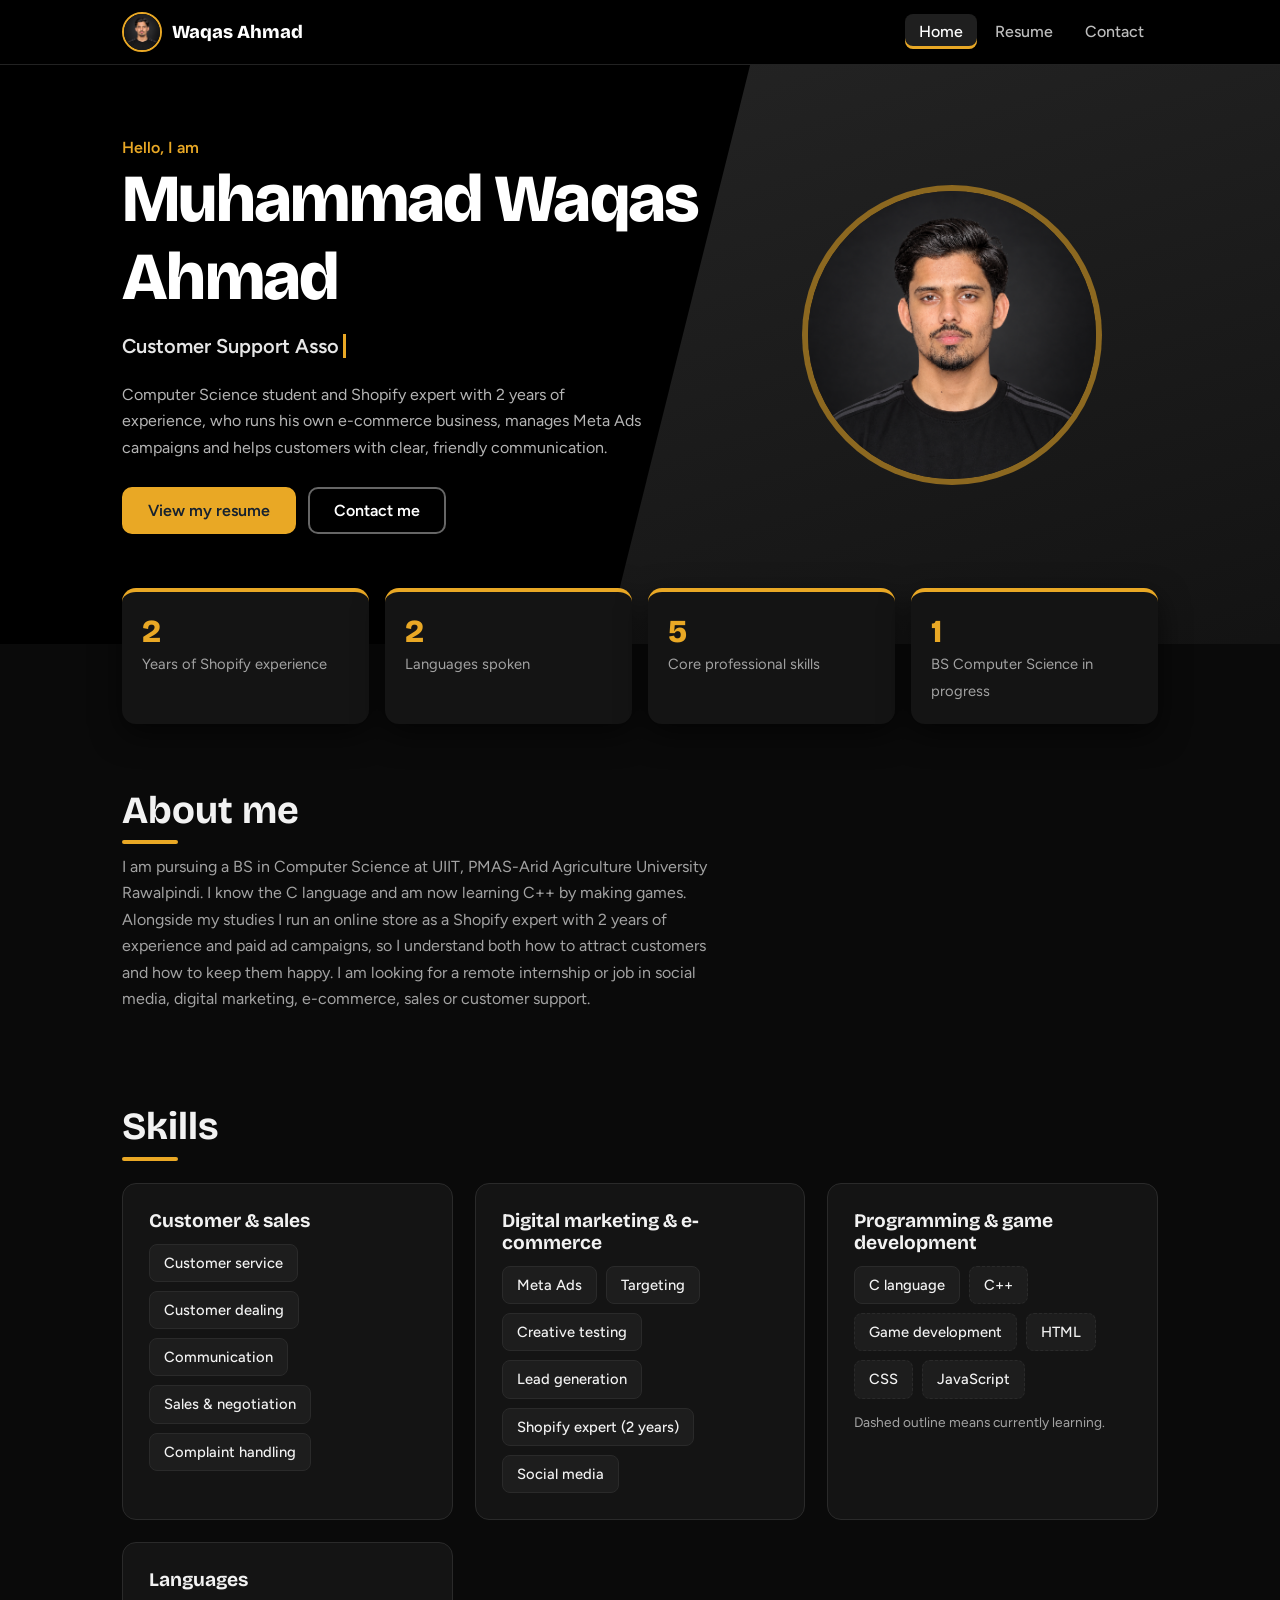
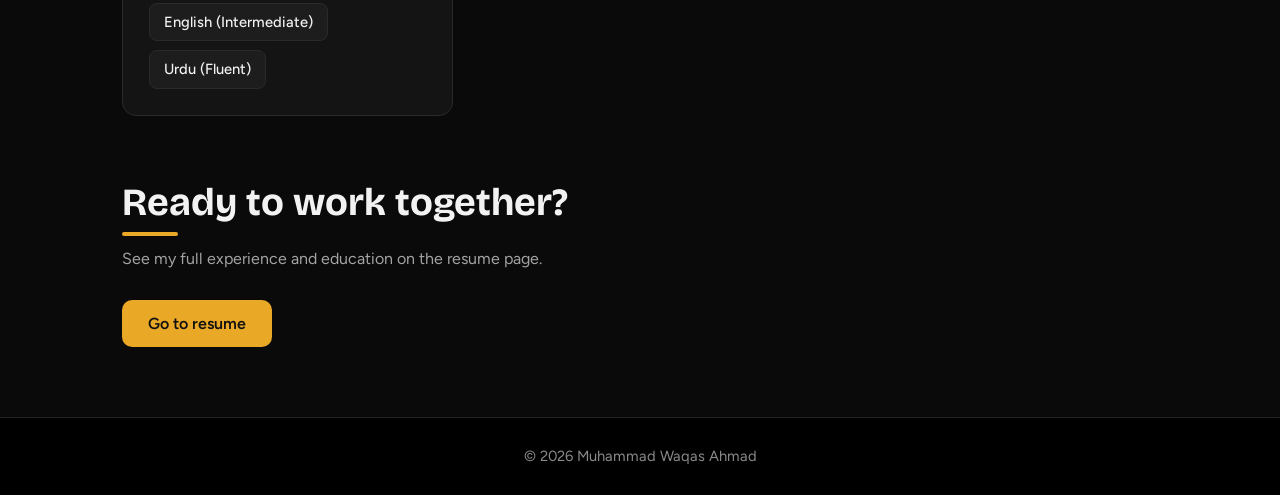
<file: index.html>
<!DOCTYPE html>
<html lang="en">

<head>
  <meta charset="utf-8">
  <meta name="viewport" content="width=device-width, initial-scale=1">
  <title>Muhammad Waqas Ahmad | Customer Support &amp; Digital Marketing</title>
  <meta name="description"
    content="Computer Science student, e-commerce owner and Meta Ads manager from Layyah, Pakistan.">
  <link
    href="https://fonts.googleapis.com/css2?family=Bricolage+Grotesque:wght@700;800&family=Figtree:wght@400;500;600&display=swap"
    rel="stylesheet">
  <link rel="stylesheet" href="waqas1.css">
</head>

<body>

  <!-- ============ NAVIGATION (shared) ============ -->
  <header class="top">
    <div class="wrap">
      <a class="brand" href="#home"><img src="photo.jpg" alt="" onerror="this.remove()"> Waqas Ahmad</a>
      <nav aria-label="Main">
        <a href="#home" data-link="home">Home</a>
        <a href="#resume" data-link="resume">Resume</a>
        <a href="#contact" data-link="contact">Contact</a>
      </nav>
    </div>
  </header>

  <!-- ============ PAGE 1: HOME ============ -->
  <div class="page" id="home">
    <div class="hero">
      <div class="wrap">
        <div>
          <p class="in" style="margin:0;color:#e9a825;font-weight:600">Hello, I am</p>
          <h1 class="in">Muhammad Waqas Ahmad</h1>
          <p class="in role"><b id="typed"></b></p>
          <p class="in lead">Computer Science student and Shopify expert with 2 years of experience, who runs his own
            e-commerce business, manages Meta Ads campaigns and helps customers with clear, friendly communication.</p>
          <div class="in btns"><a class="btn gold" href="#resume">View my resume</a><a class="btn ghost"
              href="#contact">Contact me</a></div>
        </div>
        <div class="avatar"><img src="photo.jpg" alt="Muhammad Waqas Ahmad" onerror="this.remove()"></div>
      </div>
    </div>

    <div class="wrap">
      <div class="stats">
        <div class="stat"><b data-n="2">0</b><span>Years of Shopify experience</span></div>
        <div class="stat"><b data-n="2">0</b><span>Languages spoken</span></div>
        <div class="stat"><b data-n="5">0</b><span>Core professional skills</span></div>
        <div class="stat"><b data-n="1">0</b><span>BS Computer Science in progress</span></div>
      </div>

      <section class="reveal">
        <h2 class="h">About me</h2>
        <p class="sub">I am pursuing a BS in Computer Science at UIIT, PMAS-Arid Agriculture University Rawalpindi. I
          know the C language and am now learning C++ by making games. Alongside my studies I run an online store as a
          Shopify expert with 2 years of experience and paid ad campaigns, so I understand both how to attract customers
          and how to keep them happy. I am looking for a remote internship or job in social media, digital marketing,
          e-commerce, sales or customer support.</p>
      </section>

      <section class="reveal">
        <h2 class="h">Skills</h2>
        <div class="grid" style="margin-top:22px">
          <div class="card">
            <h3>Customer &amp; sales</h3>
            <div class="chips"><span class="chip">Customer service</span><span class="chip">Customer dealing</span><span
                class="chip">Communication</span><span class="chip">Sales &amp; negotiation</span><span
                class="chip">Complaint handling</span></div>
          </div>
          <div class="card">
            <h3>Digital marketing &amp; e-commerce</h3>
            <div class="chips"><span class="chip">Meta Ads</span><span class="chip">Targeting</span><span
                class="chip">Creative testing</span><span class="chip">Lead generation</span><span class="chip">Shopify
                expert (2 years)</span><span class="chip">Social media</span></div>
          </div>
          <div class="card">
            <h3>Programming &amp; game development</h3>
            <div class="chips"><span class="chip">C language</span><span class="chip learn">C++</span><span
                class="chip learn">Game development</span><span class="chip learn">HTML</span><span
                class="chip learn">CSS</span><span class="chip learn">JavaScript</span></div>
            <p class="note">Dashed outline means currently learning.</p>
          </div>
          <div class="card">
            <h3>Languages</h3>
            <div class="chips"><span class="chip">English (Intermediate)</span><span class="chip">Urdu
                (Fluent)</span></div>
          </div>
        </div>
      </section>

      <section class="reveal">
        <h2 class="h">Ready to work together?</h2>
        <p class="sub">See my full experience and education on the resume page.</p>
        <a class="btn dark" href="#resume">Go to resume</a>
      </section>
    </div>
  </div>

  <!-- ============ PAGE 2: RESUME + CONTACT ============ -->
  <div class="page" id="resume">
    <div class="wrap">
      <div class="noprint"
        style="display:flex;justify-content:space-between;align-items:center;flex-wrap:wrap;gap:12px;margin-top:36px">
        <h1 class="h" style="margin:0">Resume</h1>
        <button class="btn dark" onclick="window.print()">Download as PDF</button>
      </div>

      <article class="cv">
        <aside>
          <div class="avatar"><img src="photo.jpg" alt="Muhammad Waqas Ahmad" onerror="this.remove()"></div>
          <h3>About me</h3>
          <p>Motivated and hardworking, with strong communication and customer-dealing skills. Passionate about helping
            customers and providing excellent service.</p>
          <h3>Contact</h3>
          <ul>
            <li><a href="tel:+923247886300">+92 324 7886300</a></li>
            <li><a href="mailto:mwaqasahmad300@gmail.com">mwaqasahmad300@gmail.com</a></li>
            <li>Fatehpur, District Layyah</li>
          </ul>
          <h3>Skills</h3>
          <ul>
            <li>Customer service</li>
            <li>Excellent communication</li>
            <li>Customer dealing</li>
            <li>Sales &amp; negotiation</li>
            <li>Shopify expert (2 years)</li>
            <li>Meta Ads</li>
            <li>C programming</li>
            <li>C++ &amp; game development (learning)</li>
            <li>HTML, CSS, JavaScript (learning)</li>
          </ul>
          <h3>Languages</h3>
          <ul>
            <li>English (Intermediate)</li>
            <li>Urdu (Fluent)</li>
          </ul>
        </aside>
        <main>
          <h2>Experience</h2>
          <div class="it">
            <div class="when">2025 – 2026</div>
            <h3>E-commerce business owner</h3>
            <div>Own business, e-commerce &amp; customer support</div>
            <ul>
              <li>Managed my own Shopify-based e-commerce business end to end.</li>
              <li>Handled customers, sales, orders, complaints and deliveries.</li>
            </ul>
          </div>
          <div class="it">
            <div class="when">2025 – 2026</div>
            <h3>Meta Ads manager</h3>
            <div>Paid social campaigns</div>
            <ul>
              <li>Created and managed Meta Ads campaigns.</li>
              <li>Handled targeting, creative testing, optimization, lead generation and sales campaigns.</li>
            </ul>
          </div>
          <h2>Education</h2>
          <div class="it">
            <div class="when">Present</div>
            <h3>BS Computer Science</h3>
            <div>UIIT, PMAS-Arid Agriculture University Rawalpindi</div>
          </div>
          <div class="it">
            <div class="when">2023 – 2025</div>
            <h3>Intermediate</h3>
            <div>Govt. Post Graduate College Fatehpur</div><span class="score">1009 / 1200</span>
          </div>
          <div class="it">
            <div class="when">2021 – 2023</div>
            <h3>Matric</h3>
            <div>G.H.S Fatehpur</div><span class="score">895 / 1100</span>
          </div>
        </main>
      </article>

      <section id="contact" class="noprint">
        <h2 class="h">Contact me</h2>
        <div class="grid" style="margin-top:22px">
          <div class="card">
            <a class="row" href="tel:+923247886300"><span class="ic">Tel</span><span><b>Phone</b><br>+92 324
                7886300</span></a>
            <a class="row" href="mailto:mwaqasahmad300@gmail.com"><span
                class="ic">@</span><span><b>Email</b><br>mwaqasahmad300@gmail.com</span></a>
            <div class="row"><span class="ic">Loc</span><span><b>Location</b><br>Fatehpur, District Layyah</span></div>
          </div>
          <div class="card">
            <h3>Send a message</h3>
            <form id="f">
              <label for="n">Your name</label><input id="n" name="n" required>
              <label for="e">Your email</label><input id="e" name="e" type="email" required>
              <label for="m">Message</label><textarea id="m" name="m" required></textarea>
              <div class="btns"><button class="btn dark" type="submit">Send message</button></div>
              <p class="note" id="ok" role="status"></p>
            </form>
          </div>
        </div>
      </section>
    </div>
  </div>

  <footer>&copy; 2026 Muhammad Waqas Ahmad</footer>

  <!-- ============ JAVASCRIPT ============ -->
  <script>
    // Page switching: #home, #resume, #contact (contact scrolls to the form on the resume page)
    const pages = document.querySelectorAll('.page');
    const links = document.querySelectorAll('[data-link]');
    function route() {
      const h = (location.hash || '#home').slice(1);
      const target = (h === 'resume' || h === 'contact') ? 'resume' : 'home';
      pages.forEach(p => p.classList.toggle('show', p.id === target));
      links.forEach(a => a.classList.toggle('on', a.dataset.link === h));
      if (h === 'contact') document.getElementById('contact').scrollIntoView({ behavior: 'smooth' });
      else window.scrollTo(0, 0);
      document.querySelectorAll('.reveal').forEach(el => io.observe(el));
    }

    // Scroll reveal
    const io = new IntersectionObserver(es => es.forEach(e => {
      if (e.isIntersecting) { e.target.classList.add('vis'); io.unobserve(e.target); }
    }), { threshold: .15 });

    // Typing roles
    const t = document.getElementById('typed');
    const roles = ['Customer Support Associate', 'Meta Ads Manager', 'Shopify Expert', 'E-commerce Entrepreneur', 'Computer Science Student', 'Aspiring Game Developer', 'Aspiring Web Developer'];
    let r = 0, c = 0, del = false;
    (function tick() {
      const w = roles[r];
      c += del ? -1 : 1;
      t.textContent = w.slice(0, c);
      let d = del ? 35 : 70;
      if (!del && c === w.length) { del = true; d = 1400; }
      else if (del && c === 0) { del = false; r = (r + 1) % roles.length; d = 300; }
      setTimeout(tick, d);
    })();

    // Stat counters
    document.querySelectorAll('[data-n]').forEach(s => {
      const n = +s.dataset.n; let i = 0;
      const k = setInterval(() => { s.textContent = ++i; if (i >= n) clearInterval(k); }, 200);
    });

    // Contact form opens the email app
    const f = document.getElementById('f');
    f.onsubmit = e => {
      e.preventDefault();
      location.href = 'mailto:mwaqasahmad300@gmail.com?subject=' + encodeURIComponent('Message from ' + f.n.value) +
        '&body=' + encodeURIComponent(f.m.value + '\n\nFrom: ' + f.e.value);
      document.getElementById('ok').textContent = 'Opening your email app to send the message.';
    };

    addEventListener('hashchange', route);
    route();
  </script>
</body>

</html>
</file>
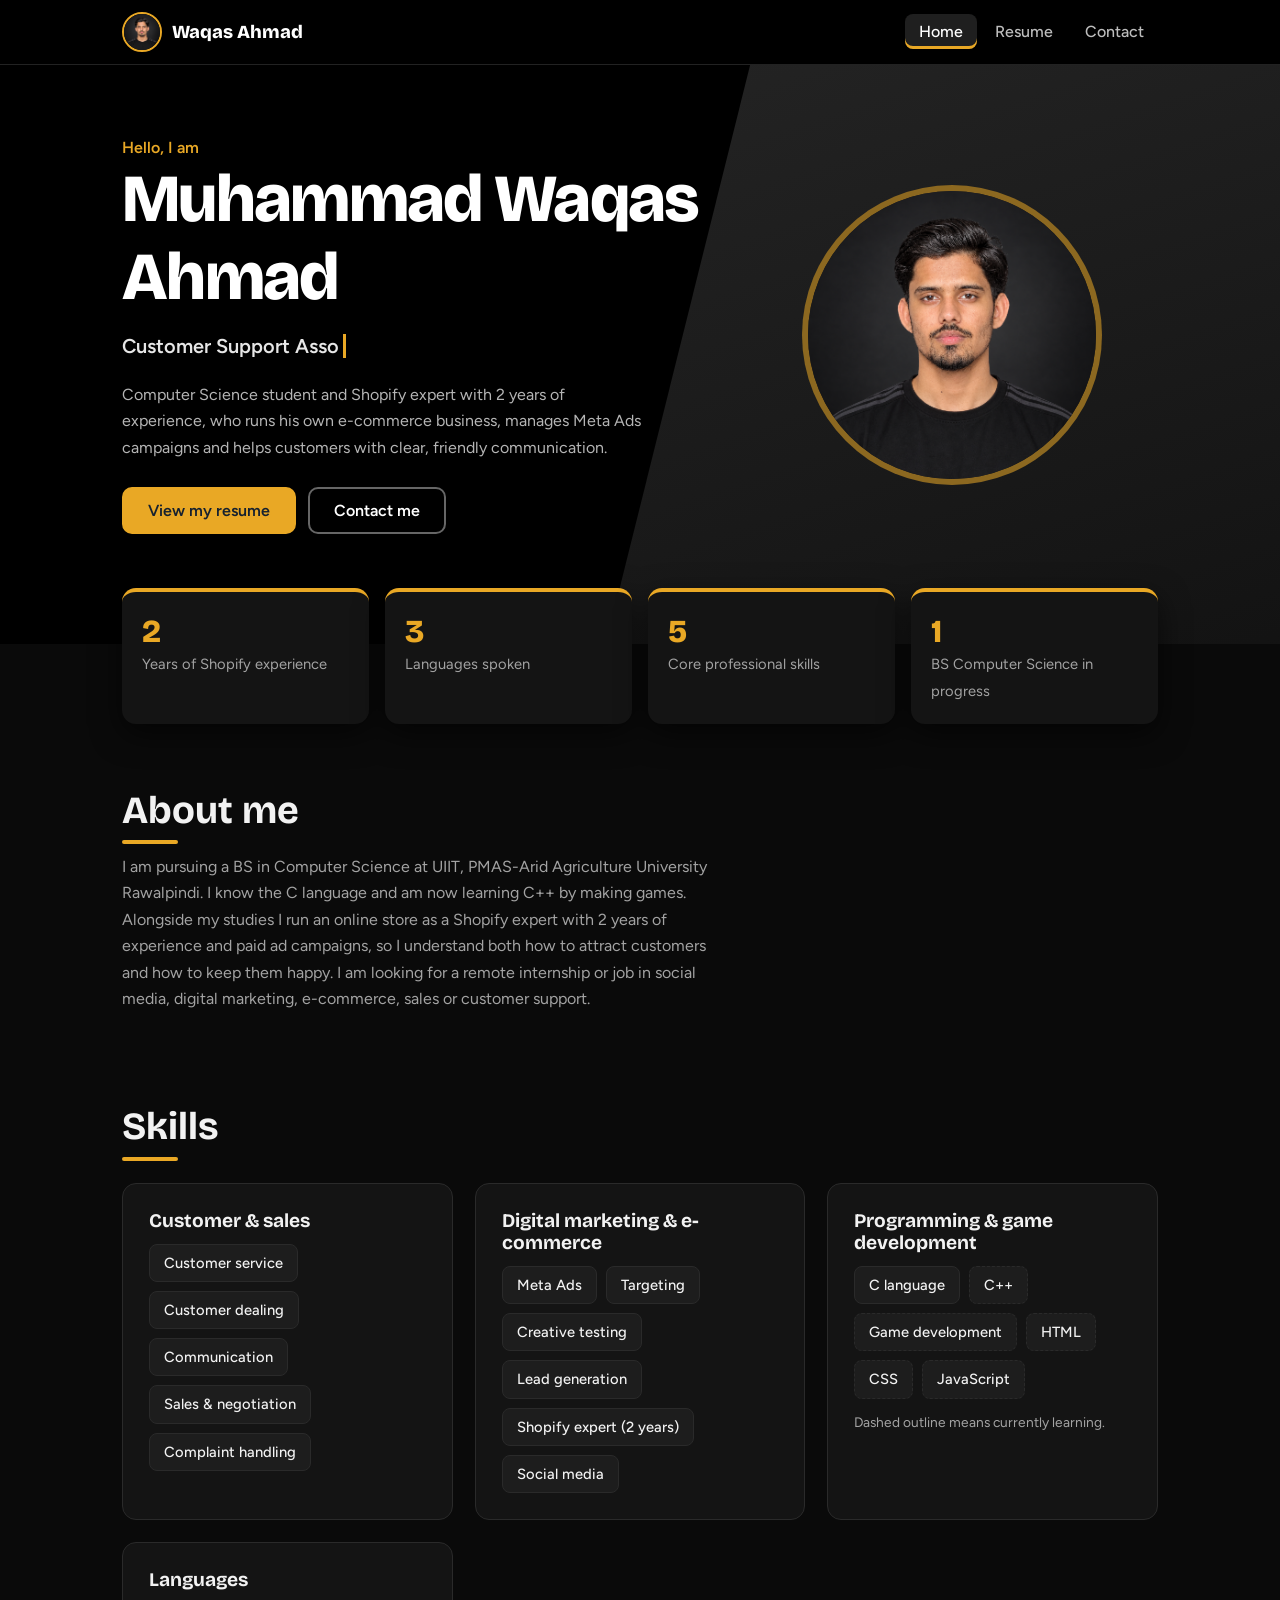
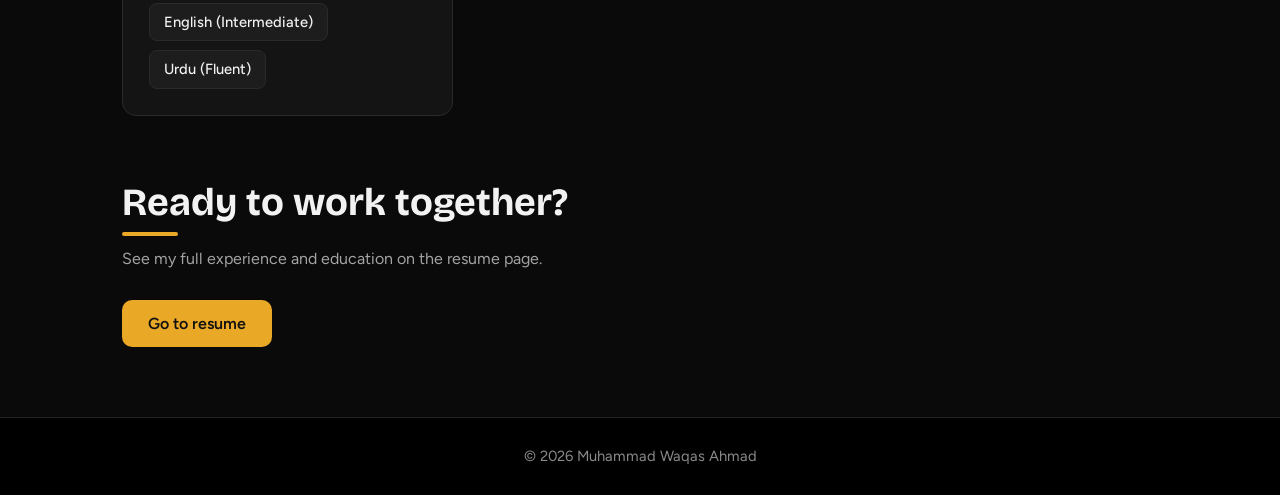
<file: waqas1.html>
<!DOCTYPE html>
<html lang="en">

<head>
  <meta charset="utf-8">
  <meta name="viewport" content="width=device-width, initial-scale=1">
  <title>Muhammad Waqas Ahmad | Customer Support &amp; Digital Marketing</title>
  <meta name="description"
    content="Computer Science student, e-commerce owner and Meta Ads manager from Layyah, Pakistan.">
  <link
    href="https://fonts.googleapis.com/css2?family=Bricolage+Grotesque:wght@700;800&family=Figtree:wght@400;500;600&display=swap"
    rel="stylesheet">
  <link rel="stylesheet" href="waqas1.css">
</head>

<body>

  <!-- ============ NAVIGATION (shared) ============ -->
  <header class="top">
    <div class="wrap">
      <a class="brand" href="#home"><img src="photo.jpg" alt="" onerror="this.remove()"> Waqas Ahmad</a>
      <nav aria-label="Main">
        <a href="#home" data-link="home">Home</a>
        <a href="#resume" data-link="resume">Resume</a>
        <a href="#contact" data-link="contact">Contact</a>
      </nav>
    </div>
  </header>

  <!-- ============ PAGE 1: HOME ============ -->
  <div class="page" id="home">
    <div class="hero">
      <div class="wrap">
        <div>
          <p class="in" style="margin:0;color:#e9a825;font-weight:600">Hello, I am</p>
          <h1 class="in">Muhammad Waqas Ahmad</h1>
          <p class="in role"><b id="typed"></b></p>
          <p class="in lead">Computer Science student and Shopify expert with 2 years of experience, who runs his own
            e-commerce business, manages Meta Ads campaigns and helps customers with clear, friendly communication.</p>
          <div class="in btns"><a class="btn gold" href="#resume">View my resume</a><a class="btn ghost"
              href="#contact">Contact me</a></div>
        </div>
        <div class="avatar"><img src="photo.jpg" alt="Muhammad Waqas Ahmad" onerror="this.remove()"></div>
      </div>
    </div>

    <div class="wrap">
      <div class="stats">
        <div class="stat"><b data-n="2">0</b><span>Years of Shopify experience</span></div>
        <div class="stat"><b data-n="3">0</b><span>Languages spoken</span></div>
        <div class="stat"><b data-n="5">0</b><span>Core professional skills</span></div>
        <div class="stat"><b data-n="1">0</b><span>BS Computer Science in progress</span></div>
      </div>

      <section class="reveal">
        <h2 class="h">About me</h2>
        <p class="sub">I am pursuing a BS in Computer Science at UIIT, PMAS-Arid Agriculture University Rawalpindi. I
          know the C language and am now learning C++ by making games. Alongside my studies I run an online store as a
          Shopify expert with 2 years of experience and paid ad campaigns, so I understand both how to attract customers
          and how to keep them happy. I am looking for a remote internship or job in social media, digital marketing,
          e-commerce, sales or customer support.</p>
      </section>

      <section class="reveal">
        <h2 class="h">Skills</h2>
        <div class="grid" style="margin-top:22px">
          <div class="card">
            <h3>Customer &amp; sales</h3>
            <div class="chips"><span class="chip">Customer service</span><span class="chip">Customer dealing</span><span
                class="chip">Communication</span><span class="chip">Sales &amp; negotiation</span><span
                class="chip">Complaint handling</span></div>
          </div>
          <div class="card">
            <h3>Digital marketing &amp; e-commerce</h3>
            <div class="chips"><span class="chip">Meta Ads</span><span class="chip">Targeting</span><span
                class="chip">Creative testing</span><span class="chip">Lead generation</span><span class="chip">Shopify
                expert (2 years)</span><span class="chip">Social media</span></div>
          </div>
          <div class="card">
            <h3>Programming &amp; game development</h3>
            <div class="chips"><span class="chip">C language</span><span class="chip learn">C++</span><span
                class="chip learn">Game development</span><span class="chip learn">HTML</span><span
                class="chip learn">CSS</span><span class="chip learn">JavaScript</span></div>
            <p class="note">Dashed outline means currently learning.</p>
          </div>
          <div class="card">
            <h3>Languages</h3>
            <div class="chips"><span class="chip">English (Intermediate)</span><span class="chip">Urdu
                (Fluent)</span></div>
          </div>
        </div>
      </section>

      <section class="reveal">
        <h2 class="h">Ready to work together?</h2>
        <p class="sub">See my full experience and education on the resume page.</p>
        <a class="btn dark" href="#resume">Go to resume</a>
      </section>
    </div>
  </div>

  <!-- ============ PAGE 2: RESUME + CONTACT ============ -->
  <div class="page" id="resume">
    <div class="wrap">
      <div class="noprint"
        style="display:flex;justify-content:space-between;align-items:center;flex-wrap:wrap;gap:12px;margin-top:36px">
        <h1 class="h" style="margin:0">Resume</h1>
        <button class="btn dark" onclick="window.print()">Download as PDF</button>
      </div>

      <article class="cv">
        <aside>
          <div class="avatar"><img src="photo.jpg" alt="Muhammad Waqas Ahmad" onerror="this.remove()"></div>
          <h3>About me</h3>
          <p>Motivated and hardworking, with strong communication and customer-dealing skills. Passionate about helping
            customers and providing excellent service.</p>
          <h3>Contact</h3>
          <ul>
            <li><a href="tel:+923247886300">+92 324 7886300</a></li>
            <li><a href="mailto:mwaqasahmad300@gmail.com">mwaqasahmad300@gmail.com</a></li>
            <li>Fatehpur, District Layyah</li>
          </ul>
          <h3>Skills</h3>
          <ul>
            <li>Customer service</li>
            <li>Excellent communication</li>
            <li>Customer dealing</li>
            <li>Sales &amp; negotiation</li>
            <li>Shopify expert (2 years)</li>
            <li>Meta Ads</li>
            <li>C programming</li>
            <li>C++ &amp; game development (learning)</li>
            <li>HTML, CSS, JavaScript (learning)</li>
          </ul>
          <h3>Languages</h3>
          <ul>
            <li>English (Intermediate)</li>
            <li>Urdu (Fluent)</li>
          </ul>
        </aside>
        <main>
          <h2>Experience</h2>
          <div class="it">
            <div class="when">2025 – 2026</div>
            <h3>E-commerce business owner</h3>
            <div>Own business, e-commerce &amp; customer support</div>
            <ul>
              <li>Managed my own Shopify-based e-commerce business end to end.</li>
              <li>Handled customers, sales, orders, complaints and deliveries.</li>
            </ul>
          </div>
          <div class="it">
            <div class="when">2025 – 2026</div>
            <h3>Meta Ads manager</h3>
            <div>Paid social campaigns</div>
            <ul>
              <li>Created and managed Meta Ads campaigns.</li>
              <li>Handled targeting, creative testing, optimization, lead generation and sales campaigns.</li>
            </ul>
          </div>
          <h2>Education</h2>
          <div class="it">
            <div class="when">Present</div>
            <h3>BS Computer Science</h3>
            <div>UIIT, PMAS-Arid Agriculture University Rawalpindi</div>
          </div>
          <div class="it">
            <div class="when">2023 – 2025</div>
            <h3>Intermediate</h3>
            <div>Govt. Post Graduate College Fatehpur</div><span class="score">970 / 1200</span>
          </div>
          <div class="it">
            <div class="when">2021 – 2023</div>
            <h3>Matric</h3>
            <div>G.H.S Fatehpur</div><span class="score">867 / 1100</span>
          </div>
        </main>
      </article>

      <section id="contact" class="noprint">
        <h2 class="h">Contact me</h2>
        <div class="grid" style="margin-top:22px">
          <div class="card">
            <a class="row" href="tel:+923247886300"><span class="ic">Tel</span><span><b>Phone</b><br>+92 324
                7886300</span></a>
            <a class="row" href="mailto:mwaqasahmad300@gmail.com"><span
                class="ic">@</span><span><b>Email</b><br>mwaqasahmad300@gmail.com</span></a>
            <div class="row"><span class="ic">Loc</span><span><b>Location</b><br>Fatehpur, District Layyah</span></div>
          </div>
          <div class="card">
            <h3>Send a message</h3>
            <form id="f">
              <label for="n">Your name</label><input id="n" name="n" required>
              <label for="e">Your email</label><input id="e" name="e" type="email" required>
              <label for="m">Message</label><textarea id="m" name="m" required></textarea>
              <div class="btns"><button class="btn dark" type="submit">Send message</button></div>
              <p class="note" id="ok" role="status"></p>
            </form>
          </div>
        </div>
      </section>
    </div>
  </div>

  <footer>&copy; 2026 Muhammad Waqas Ahmad</footer>

  <!-- ============ JAVASCRIPT ============ -->
  <script>
    // Page switching: #home, #resume, #contact (contact scrolls to the form on the resume page)
    const pages = document.querySelectorAll('.page');
    const links = document.querySelectorAll('[data-link]');
    function route() {
      const h = (location.hash || '#home').slice(1);
      const target = (h === 'resume' || h === 'contact') ? 'resume' : 'home';
      pages.forEach(p => p.classList.toggle('show', p.id === target));
      links.forEach(a => a.classList.toggle('on', a.dataset.link === h));
      if (h === 'contact') document.getElementById('contact').scrollIntoView({ behavior: 'smooth' });
      else window.scrollTo(0, 0);
      document.querySelectorAll('.reveal').forEach(el => io.observe(el));
    }

    // Scroll reveal
    const io = new IntersectionObserver(es => es.forEach(e => {
      if (e.isIntersecting) { e.target.classList.add('vis'); io.unobserve(e.target); }
    }), { threshold: .15 });

    // Typing roles
    const t = document.getElementById('typed');
    const roles = ['Customer Support Associate', 'Meta Ads Manager', 'Shopify Expert', 'E-commerce Entrepreneur', 'Computer Science Student', 'Aspiring Game Developer', 'Aspiring Web Developer'];
    let r = 0, c = 0, del = false;
    (function tick() {
      const w = roles[r];
      c += del ? -1 : 1;
      t.textContent = w.slice(0, c);
      let d = del ? 35 : 70;
      if (!del && c === w.length) { del = true; d = 1400; }
      else if (del && c === 0) { del = false; r = (r + 1) % roles.length; d = 300; }
      setTimeout(tick, d);
    })();

    // Stat counters
    document.querySelectorAll('[data-n]').forEach(s => {
      const n = +s.dataset.n; let i = 0;
      const k = setInterval(() => { s.textContent = ++i; if (i >= n) clearInterval(k); }, 200);
    });

    // Contact form opens the email app
    const f = document.getElementById('f');
    f.onsubmit = e => {
      e.preventDefault();
      location.href = 'mailto:mwaqasahmad300@gmail.com?subject=' + encodeURIComponent('Message from ' + f.n.value) +
        '&body=' + encodeURIComponent(f.m.value + '\n\nFrom: ' + f.e.value);
      document.getElementById('ok').textContent = 'Opening your email app to send the message.';
    };

    addEventListener('hashchange', route);
    route();
  </script>
</body>

</html>
</file>
<file: waqas1.css>
:root {
    --bg: #0a0a0a;
    --card: #141414;
    --ink: #f2f2f2;
    --muted: #a3a3a3;
    --blue: #e9a825;
    --navy: #000;
    --gold: #e9a825;
    --line: #2a2a2a
}

* {
    box-sizing: border-box
}

html {
    scroll-behavior: smooth
}

body {
    margin: 0;
    background: var(--bg);
    color: var(--ink);
    font: 16px/1.65 Figtree, system-ui, sans-serif
}

h1,
h2,
h3 {
    font-family: 'Bricolage Grotesque', Figtree, sans-serif;
    line-height: 1.15;
    margin: 0
}

a {
    color: inherit
}

:focus-visible {
    outline: 3px solid var(--gold);
    outline-offset: 3px
}

.wrap {
    max-width: 1080px;
    margin: auto;
    padding: 0 22px
}

/* top bar */
.top {
    position: sticky;
    top: 0;
    z-index: 20;
    background: var(--navy);
    color: #fff
}

.top .wrap {
    display: flex;
    align-items: center;
    gap: 6px;
    height: 64px
}

.brand {
    font: 800 1.15rem 'Bricolage Grotesque';
    text-decoration: none;
    margin-right: auto
}

.top nav a {
    color: #c9d8ea;
    text-decoration: none;
    padding: 8px 14px;
    border-radius: 8px;
    font-weight: 500;
    transition: .2s
}

.top nav a:hover,
.top nav a.on {
    color: #fff;
    background: rgba(255, 255, 255, .12)
}

.top nav a.on {
    box-shadow: inset 0 -3px 0 var(--gold)
}

/* hero */
.hero {
    background: var(--navy);
    color: #fff;
    position: relative;
    overflow: hidden;
    padding: 70px 0 110px
}

.hero::after {
    content: "";
    position: absolute;
    right: -8%;
    top: -30%;
    width: 55%;
    height: 160%;
    background: linear-gradient(160deg, #1b5fa8, #123f73);
    transform: skewX(-14deg);
    opacity: .55
}

.hero .wrap {
    position: relative;
    z-index: 1;
    display: grid;
    grid-template-columns: 1.4fr 1fr;
    gap: 48px;
    align-items: center
}

.hero h1 {
    font-size: clamp(2.4rem, 6vw, 4.2rem);
    font-weight: 800;
    letter-spacing: -.025em
}

.hero .role {
    font-size: 1.25rem;
    color: #cfe0f4;
    margin: 14px 0 8px;
    min-height: 1.8em
}

.hero .role b {
    border-right: 3px solid var(--gold);
    padding-right: 4px;
    font-weight: 600;
    animation: bl .8s steps(1) infinite
}

@keyframes bl {
    50% {
        border-color: transparent
    }
}

.hero p.lead {
    color: #b9cde4;
    max-width: 52ch
}

.hero .in {
    opacity: 0;
    transform: translateY(18px);
    animation: in .8s cubic-bezier(.2, .8, .2, 1) forwards
}

.hero .in:nth-child(2) {
    animation-delay: .12s
}

.hero .in:nth-child(3) {
    animation-delay: .24s
}

.hero .in:nth-child(4) {
    animation-delay: .36s
}

@keyframes in {
    to {
        opacity: 1;
        transform: none
    }
}

.avatar {
    justify-self: center;
    width: min(300px, 70vw);
    aspect-ratio: 1;
    border-radius: 50%;
    border: 6px solid rgba(255, 255, 255, .25);
    background: #123f73;
    display: grid;
    place-items: center;
    overflow: hidden;
    font: 800 4.5rem 'Bricolage Grotesque'
}

.avatar img {
    width: 100%;
    height: 100%;
    object-fit: cover;
    display: block
}

.btns {
    display: flex;
    gap: 12px;
    flex-wrap: wrap;
    margin-top: 26px
}

.btn {
    display: inline-block;
    padding: 12px 24px;
    border-radius: 10px;
    font: 600 1rem Figtree;
    text-decoration: none;
    border: 2px solid var(--gold);
    cursor: pointer;
    transition: transform .2s, box-shadow .2s
}

.btn.gold {
    background: var(--gold);
    color: #16212f
}

.btn.ghost {
    background: transparent;
    color: #fff;
    border-color: rgba(255, 255, 255, .5)
}

.btn.dark {
    background: var(--navy);
    color: #fff;
    border-color: var(--navy)
}

.btn:hover {
    transform: translateY(-3px);
    box-shadow: 0 8px 18px rgba(0, 0, 0, .18)
}

/* stats overlap */
.stats {
    margin-top: -56px;
    position: relative;
    z-index: 2;
    display: grid;
    grid-template-columns: repeat(4, 1fr);
    gap: 16px
}

.stat {
    background: var(--card);
    border-radius: 14px;
    padding: 20px;
    box-shadow: 0 10px 30px rgba(13, 47, 85, .12);
    border-top: 4px solid var(--gold)
}

.stat b {
    display: block;
    font: 800 2rem 'Bricolage Grotesque';
    color: var(--blue)
}

.stat span {
    color: var(--muted);
    font-size: .92rem
}

/* sections */
section {
    padding: 64px 0 0
}

.h {
    font-size: clamp(1.8rem, 4vw, 2.4rem);
    margin-bottom: 8px;
    position: relative;
    padding-bottom: 12px
}

.h::after {
    content: "";
    position: absolute;
    left: 0;
    bottom: 0;
    width: 56px;
    height: 4px;
    background: var(--gold);
    border-radius: 4px
}

.sub {
    color: var(--muted);
    margin: 10px 0 28px;
    max-width: 60ch
}

.grid {
    display: grid;
    grid-template-columns: repeat(auto-fit, minmax(300px, 1fr));
    gap: 22px
}

.card {
    background: var(--card);
    border: 1px solid var(--line);
    border-radius: 14px;
    padding: 26px;
    transition: transform .25s, box-shadow .25s
}

.card:hover {
    transform: translateY(-4px);
    box-shadow: 0 12px 28px rgba(13, 47, 85, .1)
}

.card h3 {
    font-size: 1.2rem;
    margin-bottom: 12px;
    color: var(--navy)
}

.chips {
    display: flex;
    flex-wrap: wrap;
    gap: 9px
}

.chip {
    background: var(--bg);
    border: 1px solid var(--line);
    padding: 6px 14px;
    border-radius: 8px;
    font-weight: 500;
    font-size: .92rem
}

.chip.learn {
    border-style: dashed
}

.note {
    color: var(--muted);
    font-size: .86rem;
    margin-top: 12px
}

.reveal {
    opacity: 0;
    transform: translateY(24px);
    transition: opacity .7s, transform .7s
}

.reveal.vis {
    opacity: 1;
    transform: none
}

/* timeline */
.tl {
    border-left: 3px solid var(--line);
    margin-left: 7px;
    padding-left: 28px
}

.it {
    position: relative;
    background: var(--card);
    border: 1px solid var(--line);
    border-radius: 14px;
    padding: 20px 24px;
    margin-bottom: 20px
}

.it::before {
    content: "";
    position: absolute;
    left: -39px;
    top: 26px;
    width: 15px;
    height: 15px;
    border-radius: 50%;
    background: var(--gold);
    border: 3px solid var(--bg)
}

.when {
    color: var(--blue);
    font-weight: 700;
    font-size: .92rem
}

.it h3 {
    font-size: 1.2rem;
    margin: 2px 0
}

.it ul {
    margin: 10px 0 0;
    padding-left: 20px;
    color: var(--muted)
}

.score {
    display: inline-block;
    margin-top: 8px;
    font-weight: 700;
    background: var(--bg);
    border: 1px solid var(--line);
    padding: 2px 12px;
    border-radius: 99px
}

/* resume layout */
.cv {
    display: grid;
    grid-template-columns: 300px 1fr;
    background: var(--card);
    border-radius: 16px;
    overflow: hidden;
    box-shadow: 0 14px 40px rgba(13, 47, 85, .14);
    margin-top: 36px
}

.cv aside {
    background: var(--navy);
    color: #fff;
    padding: 34px 26px
}

.cv aside .avatar {
    width: 160px;
    margin: 0 auto 20px;
    font-size: 3rem
}

.cv aside h3 {
    color: var(--gold);
    font-size: 1rem;
    margin: 24px 0 8px;
    letter-spacing: .02em
}

.cv aside p,
.cv aside li {
    color: #cfe0f4;
    font-size: .92rem;
    margin: 4px 0
}

.cv aside ul {
    list-style: none;
    padding: 0;
    margin: 0
}

.cv aside a {
    text-decoration: none
}

.cv main {
    padding: 34px 36px
}

.cv main h2 {
    font-size: 1.35rem;
    color: var(--navy);
    border-bottom: 2px solid var(--gold);
    padding-bottom: 6px;
    margin: 0 0 16px
}

.cv main h2:not(:first-child) {
    margin-top: 28px
}

.cv .it {
    border: 0;
    padding: 0 0 14px;
    margin: 0;
    background: none
}

.cv .it::before {
    display: none
}

/* contact */
.row {
    display: flex;
    gap: 14px;
    align-items: center;
    padding: 13px 0;
    border-bottom: 1px solid var(--line);
    text-decoration: none
}

.row:last-child {
    border: 0
}

.ic {
    width: 42px;
    height: 42px;
    border-radius: 10px;
    background: var(--navy);
    color: #fff;
    display: grid;
    place-items: center;
    font-weight: 700;
    font-size: .8rem;
    flex: none
}

label {
    display: block;
    font-weight: 600;
    margin: 14px 0 6px;
    font-size: .92rem
}

input,
textarea {
    width: 100%;
    padding: 12px 14px;
    border-radius: 10px;
    border: 1px solid var(--line);
    font: inherit;
    background: #fff;
    color: var(--ink)
}

textarea {
    min-height: 120px;
    resize: vertical
}

footer {
    margin-top: 70px;
    background: var(--navy);
    color: #b9cde4;
    text-align: center;
    padding: 26px;
    font-size: .92rem
}

@media(max-width:820px) {

    .hero .wrap,
    .cv {
        grid-template-columns: 1fr
    }

    .avatar {
        order: -1;
        width: 200px
    }

    .stats {
        grid-template-columns: 1fr 1fr
    }

    .top .wrap {
        height: auto;
        flex-wrap: wrap;
        padding: 10px 22px
    }

    .cv main {
        padding: 26px 22px
    }
}

@media(prefers-reduced-motion:reduce) {
    * {
        animation: none !important;
        transition: none !important
    }

    .hero .in,
    .reveal {
        opacity: 1;
        transform: none
    }
}

@media print {
    @page {
        size: A4;
        margin: 10mm
    }

    .top,
    footer,
    .noprint,
    .hero,
    .stats {
        display: none
    }

    body {
        background: #fff
    }

    .cv {
        margin: 0;
        box-shadow: none;
        -webkit-print-color-adjust: exact;
        print-color-adjust: exact
    }

    section {
        padding: 0
    }
}

/* ===== Page switching (both pages live in index.html) ===== */
.page {
    display: none
}

.page.show {
    display: block;
    animation: pg .5s cubic-bezier(.2, .8, .2, 1)
}

@keyframes pg {
    from {
        opacity: 0;
        transform: translateY(14px)
    }

    to {
        opacity: 1;
        transform: none
    }
}

@media print {
    .page {
        display: none !important
    }

    #resume {
        display: block !important
    }
}


/* ===== Black theme adjustments ===== */
.top {
    border-bottom: 1px solid #222
}

.top nav a {
    color: #bdbdbd
}

.hero {
    background: #000
}

.hero::after {
    background: linear-gradient(160deg, #2a2a2a, #111);
    opacity: .9
}

.hero p.lead {
    color: #b5b5b5
}

.hero .role {
    color: #e6e6e6
}

.avatar {
    background: #1a1a1a;
    border-color: rgba(233, 168, 37, .55);
    color: var(--gold)
}

.stat {
    box-shadow: 0 10px 30px rgba(0, 0, 0, .6)
}

.card h3 {
    color: var(--ink)
}

.card:hover {
    box-shadow: 0 12px 28px rgba(233, 168, 37, .12);
    border-color: #3a3a3a
}

.chip {
    background: #1d1d1d;
    color: var(--ink)
}

.btn.dark {
    background: var(--gold);
    color: #111;
    border-color: var(--gold)
}

.btn.ghost {
    border-color: rgba(255, 255, 255, .4)
}

.ic {
    background: var(--gold);
    color: #111
}

input,
textarea {
    background: #0f0f0f;
    color: var(--ink);
    border-color: #333
}

.cv {
    box-shadow: 0 14px 40px rgba(0, 0, 0, .7);
    border: 1px solid #222
}

.cv aside {
    background: #000;
    border-right: 1px solid #222
}

.cv aside p,
.cv aside li {
    color: #c9c9c9
}

.cv main h2 {
    color: var(--ink)
}

.it::before {
    border-color: var(--bg)
}

.score {
    background: #1d1d1d
}

footer {
    background: #000;
    color: #8a8a8a;
    border-top: 1px solid #222
}

/* Print as a clean white A4 resume with a black sidebar */
@media print {
    :root {
        --card: #fff;
        --ink: #16212f;
        --muted: #5a6b80;
        --line: #dbe3ee;
        --bg: #fff
    }

    .cv {
        border: 0
    }

    .cv aside {
        background: #000
    }

    .it {
        color: #16212f
    }

    .score {
        background: #f3f6fa
    }
}

/* Logo photo in the top bar */
.brand {
    display: flex;
    align-items: center;
    gap: 10px
}

.brand img {
    width: 40px;
    height: 40px;
    border-radius: 50%;
    object-fit: cover;
    border: 2px solid var(--gold)
}
</file>
